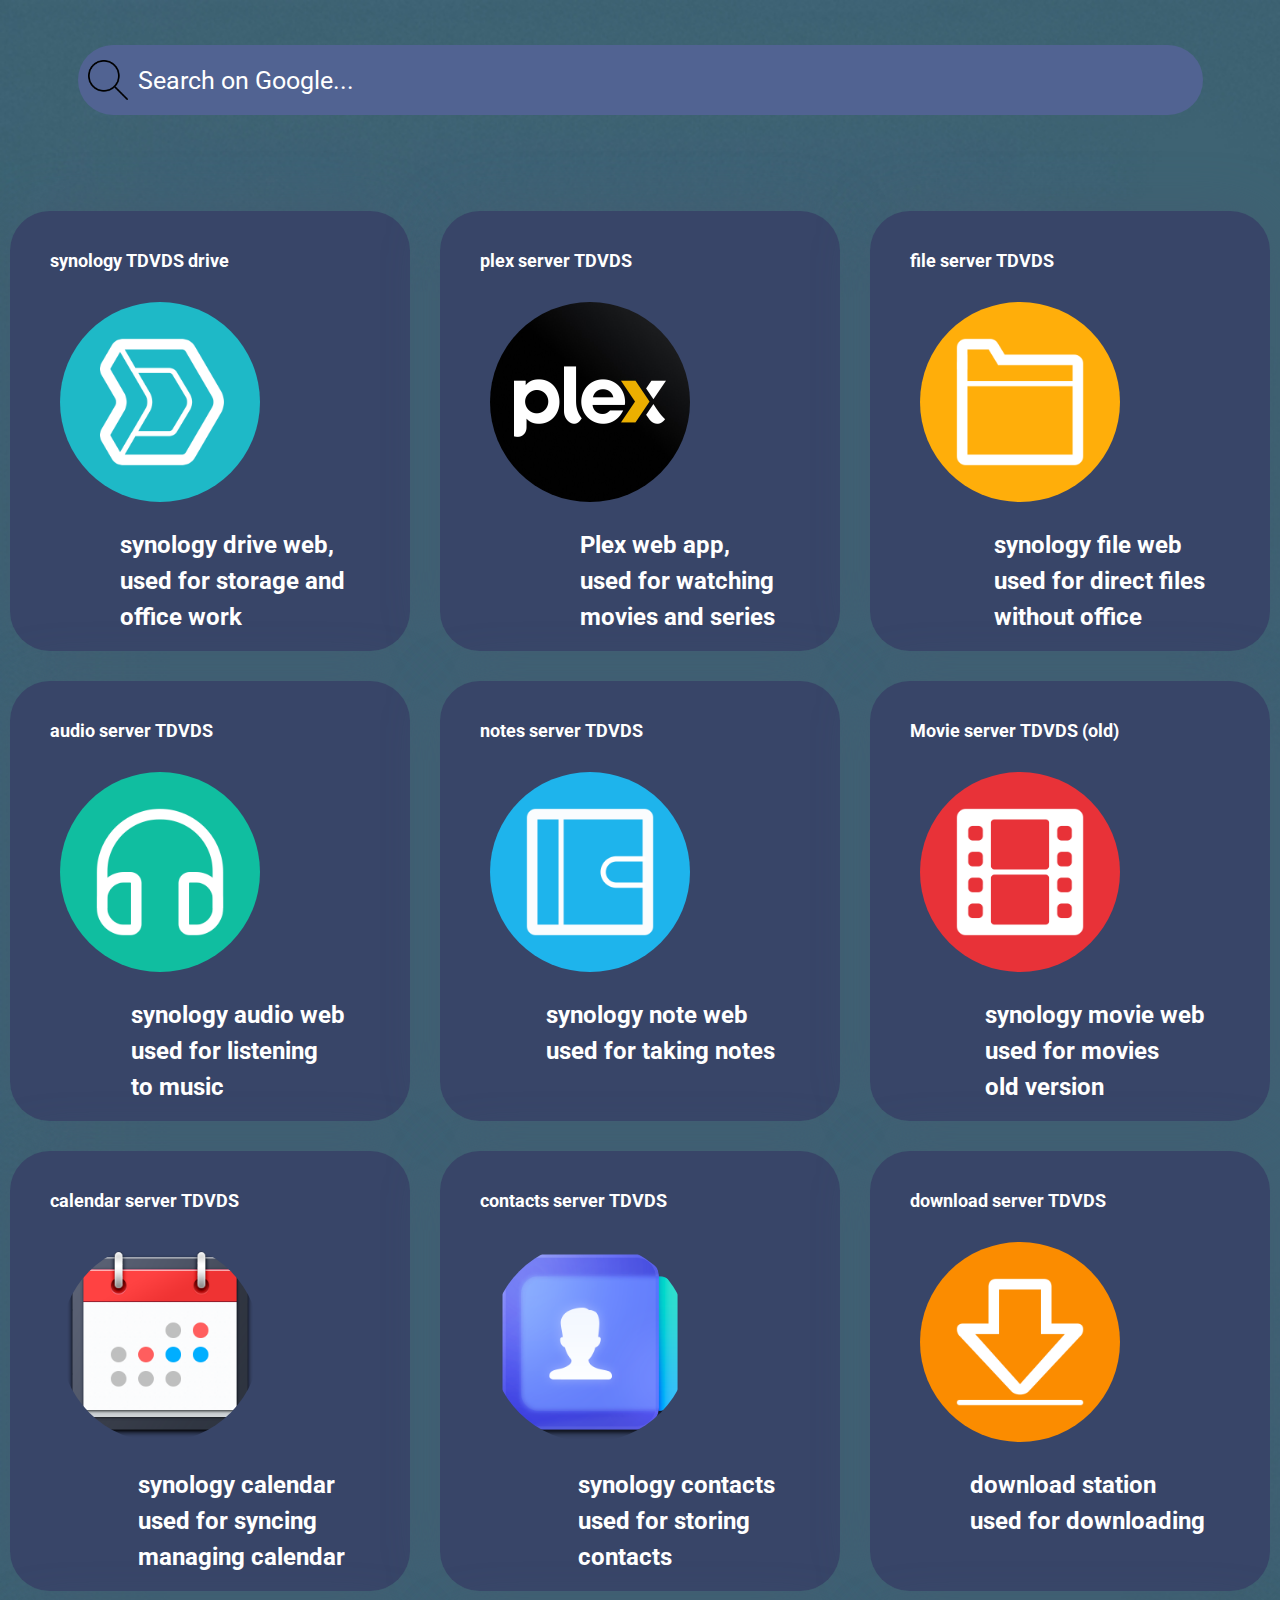
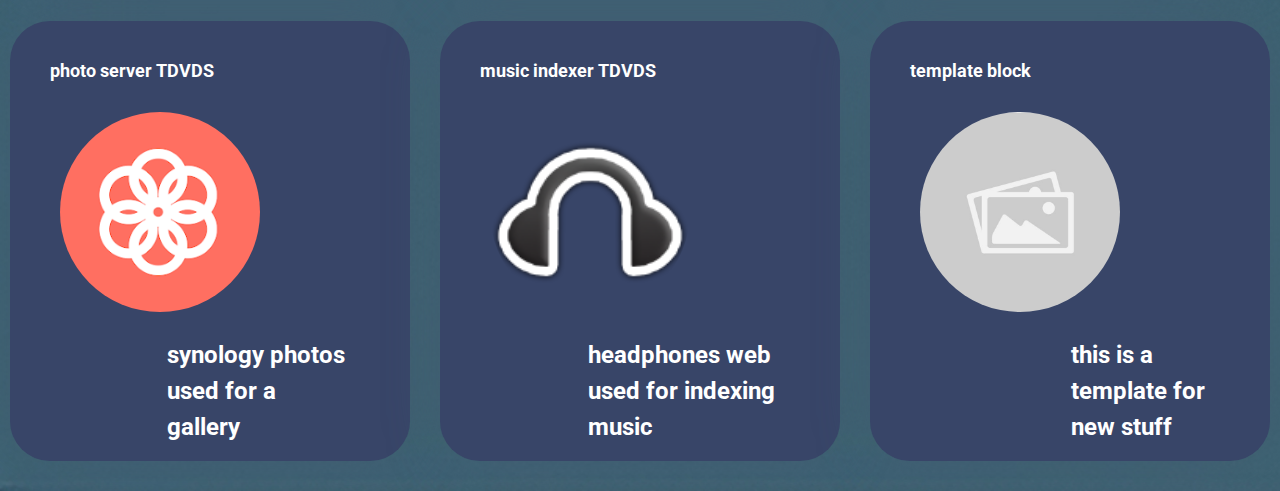
<file: index.html>
<!DOCTYPE html>
<html lang="en">

<head>
    <meta charset="UTF-8">
    <meta name="viewport" content="width=device-width, initial-scale=1.0">
    <meta http-equiv="X-UA-Compatible" content="ie=edge">
    <title>Dashboard TDVDS</title>
    <link rel="stylesheet" href="https://fonts.googleapis.com/css?family=Roboto:400,700">
    <!-- https://fonts.google.com/specimen/Roboto -->
    <link rel="stylesheet" href="css/fontawesome.min.css">
    <!-- https://fontawesome.com/ -->
    <link rel="stylesheet" href="css/bootstrap.min.css">
    <!-- https://getbootstrap.com/ -->
    <link rel="stylesheet" href="css/templatemo-style.css">

    
    <link rel="apple-touch-icon" sizes="152x152" href="favicons/apple-touch-icon.png">
<link rel="icon" type="image/png" sizes="32x32" href="favicons/favicon-32x32.png">
<link rel="icon" type="image/png" sizes="16x16" href="favicons/favicon-16x16.png">
<link rel="manifest" href="favicons/site.webmanifest">
<link rel="mask-icon" href="favicons/safari-pinned-tab.svg" color="#5bbad5">
<meta name="msapplication-TileColor" content="#da532c">
<meta name="theme-color" content="#ffffff">
<link rel="stylesheet" href="css/cards.css">
</head>




<body id="reportsPage">

    <header>

    </header>
    <div class="" id="home">



        <div class="container">

            <input id="textbox" type="text" placeholder="Search on Google..."
                onkeydown="if (event.keyCode == 13 || event.which == 13) { location='http://www.google.com/search?q=' + encodeURIComponent(document.getElementById('textbox').value);}" />
            <div class="row">
                <div class="col">
                    <p class="text-white mt-5 mb-5"></p>
                </div>
            </div>
            <!-- row -->
            <div class="row tm-content-row">
                <div class=" col-sm-10 col-md-10 col-lg-4 col-xl-4 tm-block-col">
                    <a href="https://drive.tdvdsnas.nl">
                    <div class=" testingsize tm-bg-primary-dark tm-block">
                        <h2 class="tm-block-title">synology TDVDS drive</h2>

                        <img class="logocards" src="img/syndrivelogo.png">
                        <p>synology drive web, <br>used for storage and<br>office work</p>

                    </div>
                </a>
                </div>
                <div class="col-sm-10 col-md-10 col-lg-4 col-xl-4 tm-block-col">
                    <a href="https://plex.tdvdsnas.nl">
                    <div class="testingsize tm-bg-primary-dark tm-block">
                        <h2 class="tm-block-title">plex server TDVDS</h2>
                            <img class="logocards" src="img/plexlogo.jpg">
                            <p>Plex web app,<br>used for watching<br>movies and series</p>
                        </div>
                    </div>
                </a>
                <div class="col-sm-10 col-md-10 col-lg-4 col-xl-4 tm-block-col">
                    <a href="https://files.tdvdsnas.nl">
                    <div class="testingsize tm-bg-primary-dark tm-block">
                        <h2 class="tm-block-title">file server TDVDS</h2>
                            <img class="logocards" src="img/synofilelogo.png">
                            <p>synology file web <br>used for direct files<br>without office</p>
                        </div>
                    </div>
                </a>
                <div class="col-sm-10 col-md-10 col-lg-4 col-xl-4 tm-block-col">
                    <a href="https://audio.tdvdsnas.nl">
                    <div class="testingsize tm-bg-primary-dark tm-block">
                        <h2 class="tm-block-title">audio server TDVDS</h2>
                            <img class="logocards" src="img/synadiologo.png">
                            <p>synology audio web<br>used for listening<br>to music</p>
                        </div>
                    </div>
                </a>
                <div class="col-sm-10 col-md-10 col-lg-4 col-xl-4 tm-block-col">
                    <a href="http://tdvdsnas.nl/notes/">
                    <div class="testingsize tm-bg-primary-dark tm-block">
                        <h2 class="tm-block-title">notes server TDVDS</h2>
                            <img class="logocards" src="img/synnotelogo.png">
                            <p>synology note web<br>used for taking notes</p>
                        </div>
                    </div>
                </a>
                <div class="col-sm-10 col-md-10 col-lg-4 col-xl-4 tm-block-col">
                    <a href="http://movies.tdvdsnas.nl/">
                    <div class="testingsize tm-bg-primary-dark tm-block">
                        <h2 class="tm-block-title">Movie server TDVDS (old)</h2>
                            <img class="logocards" src="img/synmovielogo.png">
                            <p>synology movie web<br>used for movies<br>old version</p>
                        </div>
                    </div>
                </a>
                <div class="col-sm-10 col-md-10 col-lg-4 col-xl-4 tm-block-col">
                    <a href="http://tdvdsnas.nl/agenda">
                    <div class="testingsize tm-bg-primary-dark tm-block">
                        <h2 class="tm-block-title">calendar server TDVDS </h2>
                            <img class="logocards" src="img/synoagendalogo.png">
                            <p>synology calendar<br>used for syncing<br>managing calendar</p>
                        </div>
                    </div>
                </a>
                <div class="col-sm-10 col-md-10 col-lg-4 col-xl-4 tm-block-col">
                    <a href="http://tdvdsnas.nl/contacts">
                    <div class="testingsize tm-bg-primary-dark tm-block">
                        <h2 class="tm-block-title">contacts server TDVDS </h2>
                            <img class="logocards" src="img/synocontactslogo.png">
                            <p>synology contacts<br>used for storing<br>contacts</p>
                        </div>
                    </div>
                </a>
                <div class="col-sm-10 col-md-10 col-lg-4 col-xl-4 tm-block-col">
                    <a href="http://tdvdsnas.nl/downloads">
                    <div class="testingsize tm-bg-primary-dark tm-block">
                        <h2 class="tm-block-title">download server TDVDS </h2>
                            <img class="logocards" src="img/synodownloadlogo.png">
                            <p>download station<br> used for downloading</p>
                        </div>
                    </div>
                </a>
                <div class="col-sm-10 col-md-10 col-lg-4 col-xl-4 tm-block-col">
                    <a href="http://tdvdsnas.nl/photos">
                    <div class="testingsize tm-bg-primary-dark tm-block">
                        <h2 class="tm-block-title">photo server TDVDS </h2>
                            <img class="logocards" src="img/synophotologo.webp">
                            <p>synology photos<br>used for a<br> gallery</p>
                        </div>
                    </div>
                </a>
                <div class="col-sm-10 col-md-10 col-lg-4 col-xl-4 tm-block-col">
                    <a href="headphones.tdvdsnas.nl/">
                    <div class="testingsize tm-bg-primary-dark tm-block">
                        <h2 class="tm-block-title">music indexer TDVDS </h2>
                            <img class="logocards" src="img/headphoneslogo.png">
                            <p>headphones web<br>used for indexing<br>music</p>
                        </div>
                    </div>
                </a>
                <div class="col-sm-10 col-md-10 col-lg-4 col-xl-4 tm-block-col">
                    <a href="#">
                    <div class="testingsize tm-bg-primary-dark tm-block">
                        <h2 class="tm-block-title">template block </h2>
                            <img class="logocards" src="img/placeholder.jpg">
                            <p>this is a<br>template for<br>new stuff</p>
                        </div>
                    </div>
                </a>





            </div>
        </div>

    </div>

    <script src="js/jquery-3.3.1.min.js"></script>
    <!-- https://jquery.com/download/ -->
    <script src="js/moment.min.js"></script>
    <!-- https://momentjs.com/ -->
    <script src="js/Chart.min.js"></script>
    <!-- http://www.chartjs.org/docs/latest/ -->
    <script src="js/bootstrap.min.js"></script>
    <!-- https://getbootstrap.com/ -->
    <script src="js/tooplate-scripts.js"></script>
    <script>
        Chart.defaults.global.defaultFontColor = 'white';
        let ctxLine,
            ctxBar,
            ctxPie,
            optionsLine,
            optionsBar,
            optionsPie,
            configLine,
            configBar,
            configPie,
            lineChart;
        barChart, pieChart;
        // DOM is ready
        $(function () {
            drawLineChart(); // Line Chart
            drawBarChart(); // Bar Chart
            drawPieChart(); // Pie Chart

            $(window).resize(function () {
                updateLineChart();
                updateBarChart();
            });
        })
    </script>
</body>

</html>
</file>
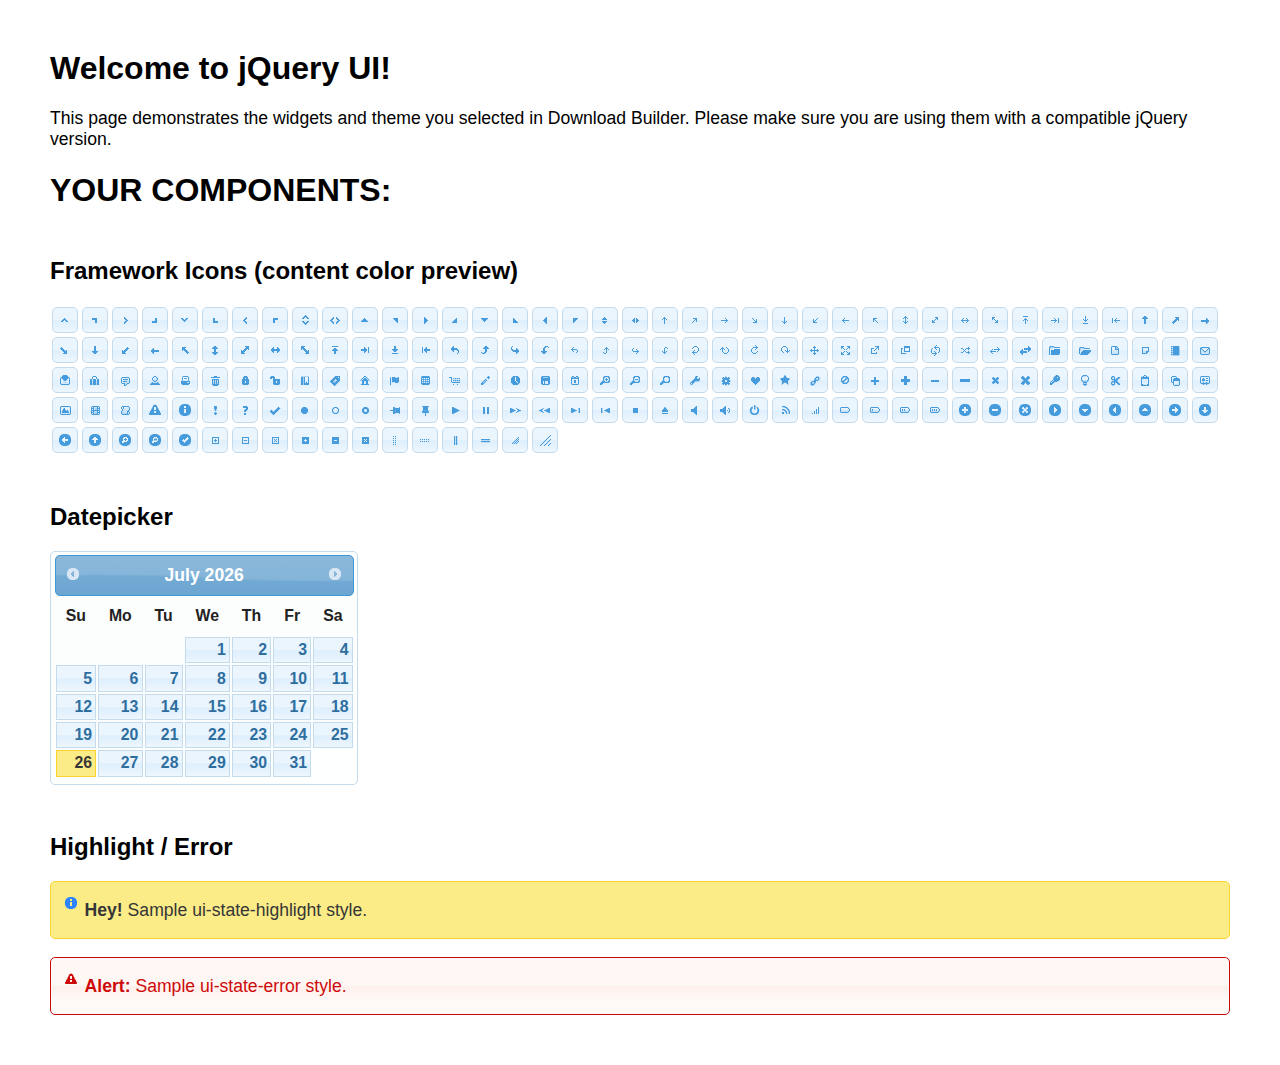
<file: jquery-ui-datepicker/index.html>
<!doctype html>
<html lang="us">
<head>
	<meta charset="utf-8">
	<title>jQuery UI Example Page</title>
	<link href="jquery-ui.css" rel="stylesheet">
	<style>
	body{
		font-family: "Trebuchet MS", sans-serif;
		margin: 50px;
	}
	.demoHeaders {
		margin-top: 2em;
	}
	#dialog-link {
		padding: .4em 1em .4em 20px;
		text-decoration: none;
		position: relative;
	}
	#dialog-link span.ui-icon {
		margin: 0 5px 0 0;
		position: absolute;
		left: .2em;
		top: 50%;
		margin-top: -8px;
	}
	#icons {
		margin: 0;
		padding: 0;
	}
	#icons li {
		margin: 2px;
		position: relative;
		padding: 4px 0;
		cursor: pointer;
		float: left;
		list-style: none;
	}
	#icons span.ui-icon {
		float: left;
		margin: 0 4px;
	}
	.fakewindowcontain .ui-widget-overlay {
		position: absolute;
	}
	select {
		width: 200px;
	}
	</style>
</head>
<body>

<h1>Welcome to jQuery UI!</h1>

<div class="ui-widget">
	<p>This page demonstrates the widgets and theme you selected in Download Builder. Please make sure you are using them with a compatible jQuery version.</p>
</div>

<h1>YOUR COMPONENTS:</h1>
















<h2 class="demoHeaders">Framework Icons (content color preview)</h2>
<ul id="icons" class="ui-widget ui-helper-clearfix">
	<li class="ui-state-default ui-corner-all" title=".ui-icon-caret-1-n"><span class="ui-icon ui-icon-caret-1-n"></span></li>
	<li class="ui-state-default ui-corner-all" title=".ui-icon-caret-1-ne"><span class="ui-icon ui-icon-caret-1-ne"></span></li>
	<li class="ui-state-default ui-corner-all" title=".ui-icon-caret-1-e"><span class="ui-icon ui-icon-caret-1-e"></span></li>
	<li class="ui-state-default ui-corner-all" title=".ui-icon-caret-1-se"><span class="ui-icon ui-icon-caret-1-se"></span></li>
	<li class="ui-state-default ui-corner-all" title=".ui-icon-caret-1-s"><span class="ui-icon ui-icon-caret-1-s"></span></li>
	<li class="ui-state-default ui-corner-all" title=".ui-icon-caret-1-sw"><span class="ui-icon ui-icon-caret-1-sw"></span></li>
	<li class="ui-state-default ui-corner-all" title=".ui-icon-caret-1-w"><span class="ui-icon ui-icon-caret-1-w"></span></li>
	<li class="ui-state-default ui-corner-all" title=".ui-icon-caret-1-nw"><span class="ui-icon ui-icon-caret-1-nw"></span></li>
	<li class="ui-state-default ui-corner-all" title=".ui-icon-caret-2-n-s"><span class="ui-icon ui-icon-caret-2-n-s"></span></li>
	<li class="ui-state-default ui-corner-all" title=".ui-icon-caret-2-e-w"><span class="ui-icon ui-icon-caret-2-e-w"></span></li>
	<li class="ui-state-default ui-corner-all" title=".ui-icon-triangle-1-n"><span class="ui-icon ui-icon-triangle-1-n"></span></li>
	<li class="ui-state-default ui-corner-all" title=".ui-icon-triangle-1-ne"><span class="ui-icon ui-icon-triangle-1-ne"></span></li>
	<li class="ui-state-default ui-corner-all" title=".ui-icon-triangle-1-e"><span class="ui-icon ui-icon-triangle-1-e"></span></li>
	<li class="ui-state-default ui-corner-all" title=".ui-icon-triangle-1-se"><span class="ui-icon ui-icon-triangle-1-se"></span></li>
	<li class="ui-state-default ui-corner-all" title=".ui-icon-triangle-1-s"><span class="ui-icon ui-icon-triangle-1-s"></span></li>
	<li class="ui-state-default ui-corner-all" title=".ui-icon-triangle-1-sw"><span class="ui-icon ui-icon-triangle-1-sw"></span></li>
	<li class="ui-state-default ui-corner-all" title=".ui-icon-triangle-1-w"><span class="ui-icon ui-icon-triangle-1-w"></span></li>
	<li class="ui-state-default ui-corner-all" title=".ui-icon-triangle-1-nw"><span class="ui-icon ui-icon-triangle-1-nw"></span></li>
	<li class="ui-state-default ui-corner-all" title=".ui-icon-triangle-2-n-s"><span class="ui-icon ui-icon-triangle-2-n-s"></span></li>
	<li class="ui-state-default ui-corner-all" title=".ui-icon-triangle-2-e-w"><span class="ui-icon ui-icon-triangle-2-e-w"></span></li>
	<li class="ui-state-default ui-corner-all" title=".ui-icon-arrow-1-n"><span class="ui-icon ui-icon-arrow-1-n"></span></li>
	<li class="ui-state-default ui-corner-all" title=".ui-icon-arrow-1-ne"><span class="ui-icon ui-icon-arrow-1-ne"></span></li>
	<li class="ui-state-default ui-corner-all" title=".ui-icon-arrow-1-e"><span class="ui-icon ui-icon-arrow-1-e"></span></li>
	<li class="ui-state-default ui-corner-all" title=".ui-icon-arrow-1-se"><span class="ui-icon ui-icon-arrow-1-se"></span></li>
	<li class="ui-state-default ui-corner-all" title=".ui-icon-arrow-1-s"><span class="ui-icon ui-icon-arrow-1-s"></span></li>
	<li class="ui-state-default ui-corner-all" title=".ui-icon-arrow-1-sw"><span class="ui-icon ui-icon-arrow-1-sw"></span></li>
	<li class="ui-state-default ui-corner-all" title=".ui-icon-arrow-1-w"><span class="ui-icon ui-icon-arrow-1-w"></span></li>
	<li class="ui-state-default ui-corner-all" title=".ui-icon-arrow-1-nw"><span class="ui-icon ui-icon-arrow-1-nw"></span></li>
	<li class="ui-state-default ui-corner-all" title=".ui-icon-arrow-2-n-s"><span class="ui-icon ui-icon-arrow-2-n-s"></span></li>
	<li class="ui-state-default ui-corner-all" title=".ui-icon-arrow-2-ne-sw"><span class="ui-icon ui-icon-arrow-2-ne-sw"></span></li>
	<li class="ui-state-default ui-corner-all" title=".ui-icon-arrow-2-e-w"><span class="ui-icon ui-icon-arrow-2-e-w"></span></li>
	<li class="ui-state-default ui-corner-all" title=".ui-icon-arrow-2-se-nw"><span class="ui-icon ui-icon-arrow-2-se-nw"></span></li>
	<li class="ui-state-default ui-corner-all" title=".ui-icon-arrowstop-1-n"><span class="ui-icon ui-icon-arrowstop-1-n"></span></li>
	<li class="ui-state-default ui-corner-all" title=".ui-icon-arrowstop-1-e"><span class="ui-icon ui-icon-arrowstop-1-e"></span></li>
	<li class="ui-state-default ui-corner-all" title=".ui-icon-arrowstop-1-s"><span class="ui-icon ui-icon-arrowstop-1-s"></span></li>
	<li class="ui-state-default ui-corner-all" title=".ui-icon-arrowstop-1-w"><span class="ui-icon ui-icon-arrowstop-1-w"></span></li>
	<li class="ui-state-default ui-corner-all" title=".ui-icon-arrowthick-1-n"><span class="ui-icon ui-icon-arrowthick-1-n"></span></li>
	<li class="ui-state-default ui-corner-all" title=".ui-icon-arrowthick-1-ne"><span class="ui-icon ui-icon-arrowthick-1-ne"></span></li>
	<li class="ui-state-default ui-corner-all" title=".ui-icon-arrowthick-1-e"><span class="ui-icon ui-icon-arrowthick-1-e"></span></li>
	<li class="ui-state-default ui-corner-all" title=".ui-icon-arrowthick-1-se"><span class="ui-icon ui-icon-arrowthick-1-se"></span></li>
	<li class="ui-state-default ui-corner-all" title=".ui-icon-arrowthick-1-s"><span class="ui-icon ui-icon-arrowthick-1-s"></span></li>
	<li class="ui-state-default ui-corner-all" title=".ui-icon-arrowthick-1-sw"><span class="ui-icon ui-icon-arrowthick-1-sw"></span></li>
	<li class="ui-state-default ui-corner-all" title=".ui-icon-arrowthick-1-w"><span class="ui-icon ui-icon-arrowthick-1-w"></span></li>
	<li class="ui-state-default ui-corner-all" title=".ui-icon-arrowthick-1-nw"><span class="ui-icon ui-icon-arrowthick-1-nw"></span></li>
	<li class="ui-state-default ui-corner-all" title=".ui-icon-arrowthick-2-n-s"><span class="ui-icon ui-icon-arrowthick-2-n-s"></span></li>
	<li class="ui-state-default ui-corner-all" title=".ui-icon-arrowthick-2-ne-sw"><span class="ui-icon ui-icon-arrowthick-2-ne-sw"></span></li>
	<li class="ui-state-default ui-corner-all" title=".ui-icon-arrowthick-2-e-w"><span class="ui-icon ui-icon-arrowthick-2-e-w"></span></li>
	<li class="ui-state-default ui-corner-all" title=".ui-icon-arrowthick-2-se-nw"><span class="ui-icon ui-icon-arrowthick-2-se-nw"></span></li>
	<li class="ui-state-default ui-corner-all" title=".ui-icon-arrowthickstop-1-n"><span class="ui-icon ui-icon-arrowthickstop-1-n"></span></li>
	<li class="ui-state-default ui-corner-all" title=".ui-icon-arrowthickstop-1-e"><span class="ui-icon ui-icon-arrowthickstop-1-e"></span></li>
	<li class="ui-state-default ui-corner-all" title=".ui-icon-arrowthickstop-1-s"><span class="ui-icon ui-icon-arrowthickstop-1-s"></span></li>
	<li class="ui-state-default ui-corner-all" title=".ui-icon-arrowthickstop-1-w"><span class="ui-icon ui-icon-arrowthickstop-1-w"></span></li>
	<li class="ui-state-default ui-corner-all" title=".ui-icon-arrowreturnthick-1-w"><span class="ui-icon ui-icon-arrowreturnthick-1-w"></span></li>
	<li class="ui-state-default ui-corner-all" title=".ui-icon-arrowreturnthick-1-n"><span class="ui-icon ui-icon-arrowreturnthick-1-n"></span></li>
	<li class="ui-state-default ui-corner-all" title=".ui-icon-arrowreturnthick-1-e"><span class="ui-icon ui-icon-arrowreturnthick-1-e"></span></li>
	<li class="ui-state-default ui-corner-all" title=".ui-icon-arrowreturnthick-1-s"><span class="ui-icon ui-icon-arrowreturnthick-1-s"></span></li>
	<li class="ui-state-default ui-corner-all" title=".ui-icon-arrowreturn-1-w"><span class="ui-icon ui-icon-arrowreturn-1-w"></span></li>
	<li class="ui-state-default ui-corner-all" title=".ui-icon-arrowreturn-1-n"><span class="ui-icon ui-icon-arrowreturn-1-n"></span></li>
	<li class="ui-state-default ui-corner-all" title=".ui-icon-arrowreturn-1-e"><span class="ui-icon ui-icon-arrowreturn-1-e"></span></li>
	<li class="ui-state-default ui-corner-all" title=".ui-icon-arrowreturn-1-s"><span class="ui-icon ui-icon-arrowreturn-1-s"></span></li>
	<li class="ui-state-default ui-corner-all" title=".ui-icon-arrowrefresh-1-w"><span class="ui-icon ui-icon-arrowrefresh-1-w"></span></li>
	<li class="ui-state-default ui-corner-all" title=".ui-icon-arrowrefresh-1-n"><span class="ui-icon ui-icon-arrowrefresh-1-n"></span></li>
	<li class="ui-state-default ui-corner-all" title=".ui-icon-arrowrefresh-1-e"><span class="ui-icon ui-icon-arrowrefresh-1-e"></span></li>
	<li class="ui-state-default ui-corner-all" title=".ui-icon-arrowrefresh-1-s"><span class="ui-icon ui-icon-arrowrefresh-1-s"></span></li>
	<li class="ui-state-default ui-corner-all" title=".ui-icon-arrow-4"><span class="ui-icon ui-icon-arrow-4"></span></li>
	<li class="ui-state-default ui-corner-all" title=".ui-icon-arrow-4-diag"><span class="ui-icon ui-icon-arrow-4-diag"></span></li>
	<li class="ui-state-default ui-corner-all" title=".ui-icon-extlink"><span class="ui-icon ui-icon-extlink"></span></li>
	<li class="ui-state-default ui-corner-all" title=".ui-icon-newwin"><span class="ui-icon ui-icon-newwin"></span></li>
	<li class="ui-state-default ui-corner-all" title=".ui-icon-refresh"><span class="ui-icon ui-icon-refresh"></span></li>
	<li class="ui-state-default ui-corner-all" title=".ui-icon-shuffle"><span class="ui-icon ui-icon-shuffle"></span></li>
	<li class="ui-state-default ui-corner-all" title=".ui-icon-transfer-e-w"><span class="ui-icon ui-icon-transfer-e-w"></span></li>
	<li class="ui-state-default ui-corner-all" title=".ui-icon-transferthick-e-w"><span class="ui-icon ui-icon-transferthick-e-w"></span></li>
	<li class="ui-state-default ui-corner-all" title=".ui-icon-folder-collapsed"><span class="ui-icon ui-icon-folder-collapsed"></span></li>
	<li class="ui-state-default ui-corner-all" title=".ui-icon-folder-open"><span class="ui-icon ui-icon-folder-open"></span></li>
	<li class="ui-state-default ui-corner-all" title=".ui-icon-document"><span class="ui-icon ui-icon-document"></span></li>
	<li class="ui-state-default ui-corner-all" title=".ui-icon-document-b"><span class="ui-icon ui-icon-document-b"></span></li>
	<li class="ui-state-default ui-corner-all" title=".ui-icon-note"><span class="ui-icon ui-icon-note"></span></li>
	<li class="ui-state-default ui-corner-all" title=".ui-icon-mail-closed"><span class="ui-icon ui-icon-mail-closed"></span></li>
	<li class="ui-state-default ui-corner-all" title=".ui-icon-mail-open"><span class="ui-icon ui-icon-mail-open"></span></li>
	<li class="ui-state-default ui-corner-all" title=".ui-icon-suitcase"><span class="ui-icon ui-icon-suitcase"></span></li>
	<li class="ui-state-default ui-corner-all" title=".ui-icon-comment"><span class="ui-icon ui-icon-comment"></span></li>
	<li class="ui-state-default ui-corner-all" title=".ui-icon-person"><span class="ui-icon ui-icon-person"></span></li>
	<li class="ui-state-default ui-corner-all" title=".ui-icon-print"><span class="ui-icon ui-icon-print"></span></li>
	<li class="ui-state-default ui-corner-all" title=".ui-icon-trash"><span class="ui-icon ui-icon-trash"></span></li>
	<li class="ui-state-default ui-corner-all" title=".ui-icon-locked"><span class="ui-icon ui-icon-locked"></span></li>
	<li class="ui-state-default ui-corner-all" title=".ui-icon-unlocked"><span class="ui-icon ui-icon-unlocked"></span></li>
	<li class="ui-state-default ui-corner-all" title=".ui-icon-bookmark"><span class="ui-icon ui-icon-bookmark"></span></li>
	<li class="ui-state-default ui-corner-all" title=".ui-icon-tag"><span class="ui-icon ui-icon-tag"></span></li>
	<li class="ui-state-default ui-corner-all" title=".ui-icon-home"><span class="ui-icon ui-icon-home"></span></li>
	<li class="ui-state-default ui-corner-all" title=".ui-icon-flag"><span class="ui-icon ui-icon-flag"></span></li>
	<li class="ui-state-default ui-corner-all" title=".ui-icon-calculator"><span class="ui-icon ui-icon-calculator"></span></li>
	<li class="ui-state-default ui-corner-all" title=".ui-icon-cart"><span class="ui-icon ui-icon-cart"></span></li>
	<li class="ui-state-default ui-corner-all" title=".ui-icon-pencil"><span class="ui-icon ui-icon-pencil"></span></li>
	<li class="ui-state-default ui-corner-all" title=".ui-icon-clock"><span class="ui-icon ui-icon-clock"></span></li>
	<li class="ui-state-default ui-corner-all" title=".ui-icon-disk"><span class="ui-icon ui-icon-disk"></span></li>
	<li class="ui-state-default ui-corner-all" title=".ui-icon-calendar"><span class="ui-icon ui-icon-calendar"></span></li>
	<li class="ui-state-default ui-corner-all" title=".ui-icon-zoomin"><span class="ui-icon ui-icon-zoomin"></span></li>
	<li class="ui-state-default ui-corner-all" title=".ui-icon-zoomout"><span class="ui-icon ui-icon-zoomout"></span></li>
	<li class="ui-state-default ui-corner-all" title=".ui-icon-search"><span class="ui-icon ui-icon-search"></span></li>
	<li class="ui-state-default ui-corner-all" title=".ui-icon-wrench"><span class="ui-icon ui-icon-wrench"></span></li>
	<li class="ui-state-default ui-corner-all" title=".ui-icon-gear"><span class="ui-icon ui-icon-gear"></span></li>
	<li class="ui-state-default ui-corner-all" title=".ui-icon-heart"><span class="ui-icon ui-icon-heart"></span></li>
	<li class="ui-state-default ui-corner-all" title=".ui-icon-star"><span class="ui-icon ui-icon-star"></span></li>
	<li class="ui-state-default ui-corner-all" title=".ui-icon-link"><span class="ui-icon ui-icon-link"></span></li>
	<li class="ui-state-default ui-corner-all" title=".ui-icon-cancel"><span class="ui-icon ui-icon-cancel"></span></li>
	<li class="ui-state-default ui-corner-all" title=".ui-icon-plus"><span class="ui-icon ui-icon-plus"></span></li>
	<li class="ui-state-default ui-corner-all" title=".ui-icon-plusthick"><span class="ui-icon ui-icon-plusthick"></span></li>
	<li class="ui-state-default ui-corner-all" title=".ui-icon-minus"><span class="ui-icon ui-icon-minus"></span></li>
	<li class="ui-state-default ui-corner-all" title=".ui-icon-minusthick"><span class="ui-icon ui-icon-minusthick"></span></li>
	<li class="ui-state-default ui-corner-all" title=".ui-icon-close"><span class="ui-icon ui-icon-close"></span></li>
	<li class="ui-state-default ui-corner-all" title=".ui-icon-closethick"><span class="ui-icon ui-icon-closethick"></span></li>
	<li class="ui-state-default ui-corner-all" title=".ui-icon-key"><span class="ui-icon ui-icon-key"></span></li>
	<li class="ui-state-default ui-corner-all" title=".ui-icon-lightbulb"><span class="ui-icon ui-icon-lightbulb"></span></li>
	<li class="ui-state-default ui-corner-all" title=".ui-icon-scissors"><span class="ui-icon ui-icon-scissors"></span></li>
	<li class="ui-state-default ui-corner-all" title=".ui-icon-clipboard"><span class="ui-icon ui-icon-clipboard"></span></li>
	<li class="ui-state-default ui-corner-all" title=".ui-icon-copy"><span class="ui-icon ui-icon-copy"></span></li>
	<li class="ui-state-default ui-corner-all" title=".ui-icon-contact"><span class="ui-icon ui-icon-contact"></span></li>
	<li class="ui-state-default ui-corner-all" title=".ui-icon-image"><span class="ui-icon ui-icon-image"></span></li>
	<li class="ui-state-default ui-corner-all" title=".ui-icon-video"><span class="ui-icon ui-icon-video"></span></li>
	<li class="ui-state-default ui-corner-all" title=".ui-icon-script"><span class="ui-icon ui-icon-script"></span></li>
	<li class="ui-state-default ui-corner-all" title=".ui-icon-alert"><span class="ui-icon ui-icon-alert"></span></li>
	<li class="ui-state-default ui-corner-all" title=".ui-icon-info"><span class="ui-icon ui-icon-info"></span></li>
	<li class="ui-state-default ui-corner-all" title=".ui-icon-notice"><span class="ui-icon ui-icon-notice"></span></li>
	<li class="ui-state-default ui-corner-all" title=".ui-icon-help"><span class="ui-icon ui-icon-help"></span></li>
	<li class="ui-state-default ui-corner-all" title=".ui-icon-check"><span class="ui-icon ui-icon-check"></span></li>
	<li class="ui-state-default ui-corner-all" title=".ui-icon-bullet"><span class="ui-icon ui-icon-bullet"></span></li>
	<li class="ui-state-default ui-corner-all" title=".ui-icon-radio-off"><span class="ui-icon ui-icon-radio-off"></span></li>
	<li class="ui-state-default ui-corner-all" title=".ui-icon-radio-on"><span class="ui-icon ui-icon-radio-on"></span></li>
	<li class="ui-state-default ui-corner-all" title=".ui-icon-pin-w"><span class="ui-icon ui-icon-pin-w"></span></li>
	<li class="ui-state-default ui-corner-all" title=".ui-icon-pin-s"><span class="ui-icon ui-icon-pin-s"></span></li>
	<li class="ui-state-default ui-corner-all" title=".ui-icon-play"><span class="ui-icon ui-icon-play"></span></li>
	<li class="ui-state-default ui-corner-all" title=".ui-icon-pause"><span class="ui-icon ui-icon-pause"></span></li>
	<li class="ui-state-default ui-corner-all" title=".ui-icon-seek-next"><span class="ui-icon ui-icon-seek-next"></span></li>
	<li class="ui-state-default ui-corner-all" title=".ui-icon-seek-prev"><span class="ui-icon ui-icon-seek-prev"></span></li>
	<li class="ui-state-default ui-corner-all" title=".ui-icon-seek-end"><span class="ui-icon ui-icon-seek-end"></span></li>
	<li class="ui-state-default ui-corner-all" title=".ui-icon-seek-first"><span class="ui-icon ui-icon-seek-first"></span></li>
	<li class="ui-state-default ui-corner-all" title=".ui-icon-stop"><span class="ui-icon ui-icon-stop"></span></li>
	<li class="ui-state-default ui-corner-all" title=".ui-icon-eject"><span class="ui-icon ui-icon-eject"></span></li>
	<li class="ui-state-default ui-corner-all" title=".ui-icon-volume-off"><span class="ui-icon ui-icon-volume-off"></span></li>
	<li class="ui-state-default ui-corner-all" title=".ui-icon-volume-on"><span class="ui-icon ui-icon-volume-on"></span></li>
	<li class="ui-state-default ui-corner-all" title=".ui-icon-power"><span class="ui-icon ui-icon-power"></span></li>
	<li class="ui-state-default ui-corner-all" title=".ui-icon-signal-diag"><span class="ui-icon ui-icon-signal-diag"></span></li>
	<li class="ui-state-default ui-corner-all" title=".ui-icon-signal"><span class="ui-icon ui-icon-signal"></span></li>
	<li class="ui-state-default ui-corner-all" title=".ui-icon-battery-0"><span class="ui-icon ui-icon-battery-0"></span></li>
	<li class="ui-state-default ui-corner-all" title=".ui-icon-battery-1"><span class="ui-icon ui-icon-battery-1"></span></li>
	<li class="ui-state-default ui-corner-all" title=".ui-icon-battery-2"><span class="ui-icon ui-icon-battery-2"></span></li>
	<li class="ui-state-default ui-corner-all" title=".ui-icon-battery-3"><span class="ui-icon ui-icon-battery-3"></span></li>
	<li class="ui-state-default ui-corner-all" title=".ui-icon-circle-plus"><span class="ui-icon ui-icon-circle-plus"></span></li>
	<li class="ui-state-default ui-corner-all" title=".ui-icon-circle-minus"><span class="ui-icon ui-icon-circle-minus"></span></li>
	<li class="ui-state-default ui-corner-all" title=".ui-icon-circle-close"><span class="ui-icon ui-icon-circle-close"></span></li>
	<li class="ui-state-default ui-corner-all" title=".ui-icon-circle-triangle-e"><span class="ui-icon ui-icon-circle-triangle-e"></span></li>
	<li class="ui-state-default ui-corner-all" title=".ui-icon-circle-triangle-s"><span class="ui-icon ui-icon-circle-triangle-s"></span></li>
	<li class="ui-state-default ui-corner-all" title=".ui-icon-circle-triangle-w"><span class="ui-icon ui-icon-circle-triangle-w"></span></li>
	<li class="ui-state-default ui-corner-all" title=".ui-icon-circle-triangle-n"><span class="ui-icon ui-icon-circle-triangle-n"></span></li>
	<li class="ui-state-default ui-corner-all" title=".ui-icon-circle-arrow-e"><span class="ui-icon ui-icon-circle-arrow-e"></span></li>
	<li class="ui-state-default ui-corner-all" title=".ui-icon-circle-arrow-s"><span class="ui-icon ui-icon-circle-arrow-s"></span></li>
	<li class="ui-state-default ui-corner-all" title=".ui-icon-circle-arrow-w"><span class="ui-icon ui-icon-circle-arrow-w"></span></li>
	<li class="ui-state-default ui-corner-all" title=".ui-icon-circle-arrow-n"><span class="ui-icon ui-icon-circle-arrow-n"></span></li>
	<li class="ui-state-default ui-corner-all" title=".ui-icon-circle-zoomin"><span class="ui-icon ui-icon-circle-zoomin"></span></li>
	<li class="ui-state-default ui-corner-all" title=".ui-icon-circle-zoomout"><span class="ui-icon ui-icon-circle-zoomout"></span></li>
	<li class="ui-state-default ui-corner-all" title=".ui-icon-circle-check"><span class="ui-icon ui-icon-circle-check"></span></li>
	<li class="ui-state-default ui-corner-all" title=".ui-icon-circlesmall-plus"><span class="ui-icon ui-icon-circlesmall-plus"></span></li>
	<li class="ui-state-default ui-corner-all" title=".ui-icon-circlesmall-minus"><span class="ui-icon ui-icon-circlesmall-minus"></span></li>
	<li class="ui-state-default ui-corner-all" title=".ui-icon-circlesmall-close"><span class="ui-icon ui-icon-circlesmall-close"></span></li>
	<li class="ui-state-default ui-corner-all" title=".ui-icon-squaresmall-plus"><span class="ui-icon ui-icon-squaresmall-plus"></span></li>
	<li class="ui-state-default ui-corner-all" title=".ui-icon-squaresmall-minus"><span class="ui-icon ui-icon-squaresmall-minus"></span></li>
	<li class="ui-state-default ui-corner-all" title=".ui-icon-squaresmall-close"><span class="ui-icon ui-icon-squaresmall-close"></span></li>
	<li class="ui-state-default ui-corner-all" title=".ui-icon-grip-dotted-vertical"><span class="ui-icon ui-icon-grip-dotted-vertical"></span></li>
	<li class="ui-state-default ui-corner-all" title=".ui-icon-grip-dotted-horizontal"><span class="ui-icon ui-icon-grip-dotted-horizontal"></span></li>
	<li class="ui-state-default ui-corner-all" title=".ui-icon-grip-solid-vertical"><span class="ui-icon ui-icon-grip-solid-vertical"></span></li>
	<li class="ui-state-default ui-corner-all" title=".ui-icon-grip-solid-horizontal"><span class="ui-icon ui-icon-grip-solid-horizontal"></span></li>
	<li class="ui-state-default ui-corner-all" title=".ui-icon-gripsmall-diagonal-se"><span class="ui-icon ui-icon-gripsmall-diagonal-se"></span></li>
	<li class="ui-state-default ui-corner-all" title=".ui-icon-grip-diagonal-se"><span class="ui-icon ui-icon-grip-diagonal-se"></span></li>
</ul>




<!-- Datepicker -->
<h2 class="demoHeaders">Datepicker</h2>
<div id="datepicker"></div>












<!-- Highlight / Error -->
<h2 class="demoHeaders">Highlight / Error</h2>
<div class="ui-widget">
	<div class="ui-state-highlight ui-corner-all" style="margin-top: 20px; padding: 0 .7em;">
		<p><span class="ui-icon ui-icon-info" style="float: left; margin-right: .3em;"></span>
		<strong>Hey!</strong> Sample ui-state-highlight style.</p>
	</div>
</div>
<br>
<div class="ui-widget">
	<div class="ui-state-error ui-corner-all" style="padding: 0 .7em;">
		<p><span class="ui-icon ui-icon-alert" style="float: left; margin-right: .3em;"></span>
		<strong>Alert:</strong> Sample ui-state-error style.</p>
	</div>
</div>

<script src="external/jquery/jquery.js"></script>
<script src="jquery-ui.js"></script>
<script>















$( "#datepicker" ).datepicker({
	inline: true
});














// Hover states on the static widgets
$( "#dialog-link, #icons li" ).hover(
	function() {
		$( this ).addClass( "ui-state-hover" );
	},
	function() {
		$( this ).removeClass( "ui-state-hover" );
	}
);
</script>
</body>
</html>
</file>
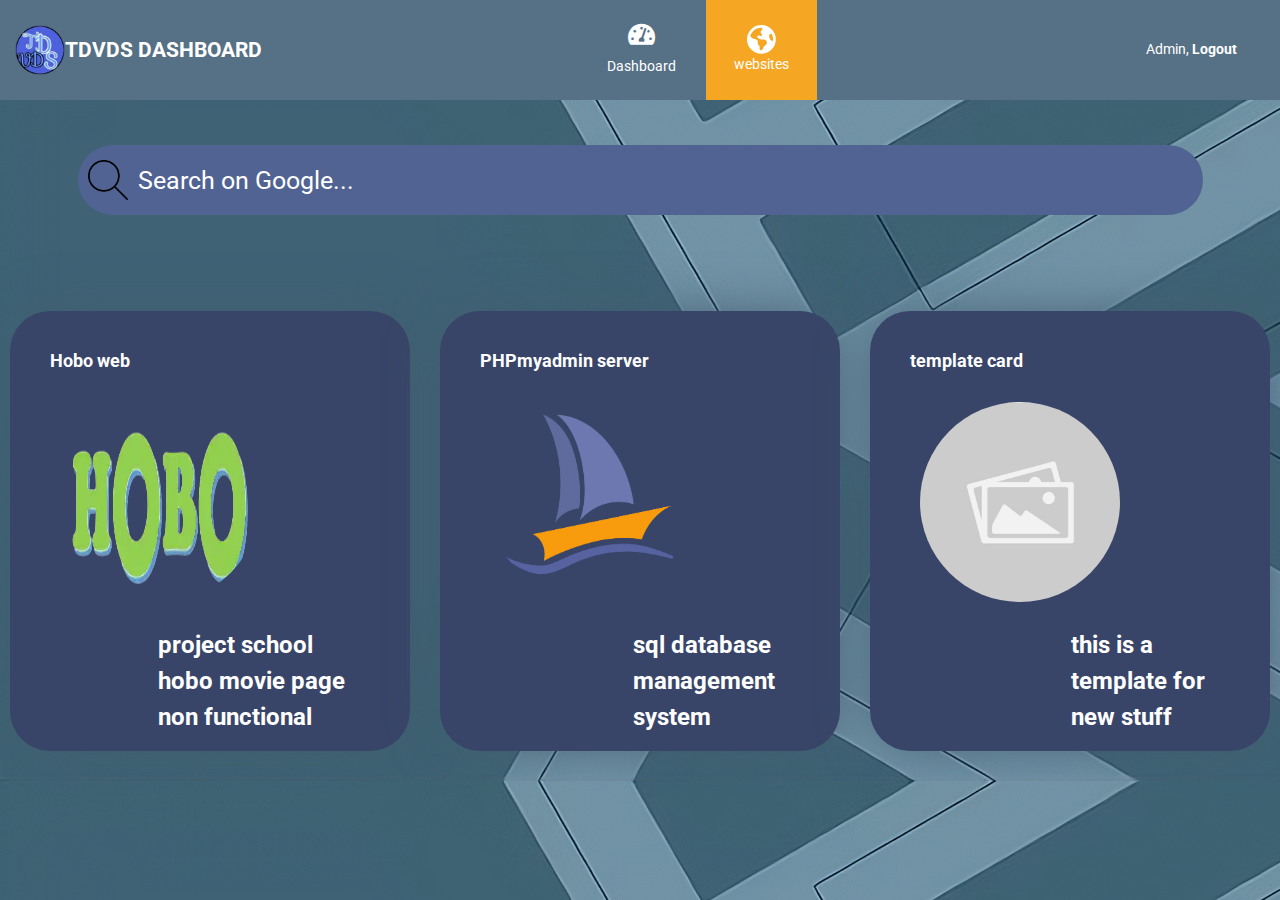
<file: index2.html>
<!DOCTYPE html>
<html lang="en">

<head>
    <meta charset="UTF-8">
    <meta name="viewport" content="width=device-width, initial-scale=1.0">
    <meta http-equiv="X-UA-Compatible" content="ie=edge">
    <title>Dashboard TDVDS</title>
    <link rel="stylesheet" href="https://fonts.googleapis.com/css?family=Roboto:400,700">
    <!-- https://fonts.google.com/specimen/Roboto -->
    <link rel="stylesheet" href="css/fontawesome.min.css">
    <!-- https://fontawesome.com/ -->
    <link rel="stylesheet" href="css/bootstrap.min.css">
    <!-- https://getbootstrap.com/ -->
    <link rel="stylesheet" href="css/templatemo-style.css">


    <link rel="apple-touch-icon" sizes="152x152" href="favicons/apple-touch-icon.png">
<link rel="icon" type="image/png" sizes="32x32" href="favicons/favicon-32x32.png">
<link rel="icon" type="image/png" sizes="16x16" href="favicons/favicon-16x16.png">
<link rel="manifest" href="favicons/site.webmanifest">
<link rel="mask-icon" href="favicons/safari-pinned-tab.svg" color="#5bbad5">
<meta name="msapplication-TileColor" content="#da532c">
<meta name="theme-color" content="#ffffff">
</head>




<body id="reportsPage">

    <header>

    </header>
    <div class="" id="home">
        <nav class="navbar navbar-expand-xl">
            <div class="container h-100">
                <a class="navbar-brand" href="index.html">
                    <img height="50em" src="favicons/android-chrome-144x144.png">
                    <h1 class="tm-site-title mb-0">tdvds dashboard</h1>
                </a>
                <button class="navbar-toggler ml-auto mr-0" type="button" data-toggle="collapse" data-target="#navbarSupportedContent"
                    aria-controls="navbarSupportedContent" aria-expanded="false" aria-label="Toggle navigation">
                    <i class="fas fa-bars tm-nav-icon"></i>
                </button>

                <div class="collapse navbar-collapse" id="navbarSupportedContent">
                    <ul class="navbar-nav mx-auto h-100">
                        <li class="nav-item">
                            <a class="nav-link highlight" href="index.html">
                                <i class="fas fa-tachometer-alt"></i>
                                Dashboard
                                
                            </a>
                        </li>
                        <li class="nav-item dropdown">

                            <li class="nav-item">
                                <a class="nav-link active" href="index2.html">
                                    <svg xmlns="http://www.w3.org/2000/svg" height="2em" viewBox="0 0 512 512"><!--! Font Awesome Free 6.4.2 by @fontawesome - https://fontawesome.com License - https://fontawesome.com/license (Commercial License) Copyright 2023 Fonticons, Inc. --><style>svg{fill:#ffffff}</style><path d="M57.7 193l9.4 16.4c8.3 14.5 21.9 25.2 38 29.8L163 255.7c17.2 4.9 29 20.6 29 38.5v39.9c0 11 6.2 21 16 25.9s16 14.9 16 25.9v39c0 15.6 14.9 26.9 29.9 22.6c16.1-4.6 28.6-17.5 32.7-33.8l2.8-11.2c4.2-16.9 15.2-31.4 30.3-40l8.1-4.6c15-8.5 24.2-24.5 24.2-41.7v-8.3c0-12.7-5.1-24.9-14.1-33.9l-3.9-3.9c-9-9-21.2-14.1-33.9-14.1H257c-11.1 0-22.1-2.9-31.8-8.4l-34.5-19.7c-4.3-2.5-7.6-6.5-9.2-11.2c-3.2-9.6 1.1-20 10.2-24.5l5.9-3c6.6-3.3 14.3-3.9 21.3-1.5l23.2 7.7c8.2 2.7 17.2-.4 21.9-7.5c4.7-7 4.2-16.3-1.2-22.8l-13.6-16.3c-10-12-9.9-29.5 .3-41.3l15.7-18.3c8.8-10.3 10.2-25 3.5-36.7l-2.4-4.2c-3.5-.2-6.9-.3-10.4-.3C163.1 48 84.4 108.9 57.7 193zM464 256c0-36.8-9.6-71.4-26.4-101.5L412 164.8c-15.7 6.3-23.8 23.8-18.5 39.8l16.9 50.7c3.5 10.4 12 18.3 22.6 20.9l29.1 7.3c1.2-9 1.8-18.2 1.8-27.5zM0 256a256 256 0 1 1 512 0A256 256 0 1 1 0 256z"/></svg>
                                        websites
                                        <span class="sr-only">(current)</span>
                                </a>
                        </li>
                        
                    </ul>
                    <ul class="navbar-nav">
                        <li class="nav-item">
                            <a class="nav-link d-block" href="login.html">
                                Admin, <b>Logout</b>
                            </a>
                        </li>
                    </ul>
                </div>
            </div>

        </nav>


        <div class="container">

            <input id="textbox" type="text" placeholder="Search on Google..."
                onkeydown="if (event.keyCode == 13 || event.which == 13) { location='http://www.google.com/search?q=' + encodeURIComponent(document.getElementById('textbox').value);}" />
            <div class="row">
                <div class="col">
                    <p class="text-white mt-5 mb-5"></p>
                </div>
            </div>
            <!-- row -->
            <div class="row tm-content-row">
                <div class=" col-sm-10 col-md-10 col-lg-4 col-xl-4 tm-block-col">
                    <a href="https://web.tdvdsnas.nl/hobo/frontend/home.php">
                    <div class=" testingsize tm-bg-primary-dark tm-block">
                        <h2 class="tm-block-title">Hobo web</h2>

                        <img class="logocards" src="img/logo.webp">
                        <p>project school<br>hobo movie page<br>non functional</p>

                    </div>
                </a>
                </div>
                <div class="col-sm-10 col-md-10 col-lg-4 col-xl-4 tm-block-col">
                    <a href="https://adminphp.tdvdsnas.nl/phpmyadmin/">
                    <div class="testingsize tm-bg-primary-dark tm-block">
                        <h2 class="tm-block-title">PHPmyadmin server</h2>
                            <img class="logocards" src="img/phpmyadmin.png">
                            <p>sql database<br>management<br>system</p>
                        </div>
                    </div>
                </a>
                <div class="col-sm-10 col-md-10 col-lg-4 col-xl-4 tm-block-col">
                    <a href="https://files.tdvdsnas.nl">
                    <div class="testingsize tm-bg-primary-dark tm-block">
                        <h2 class="tm-block-title">template card</h2>
                            <img class="logocards" src="img/placeholder.jpg">
                            <p>this is a<br>template for<br>new stuff</p>
                        </div>
                    </div>
                </a>
                <!-- <div class="col-sm-10 col-md-10 col-lg-4 col-xl-4 tm-block-col">
                    <a href="https://audio.tdvdsnas.nl">
                    <div class="testingsize tm-bg-primary-dark tm-block">
                        <h2 class="tm-block-title">audio server TDVDS</h2>
                            <img class="logocards" src="img/synadiologo.png">
                            <p>synology audio web<br>used for listening<br>to music</p>
                        </div>
                    </div>
                </a>
                <div class="col-sm-10 col-md-10 col-lg-4 col-xl-4 tm-block-col">
                    <a href="http://tdvdsnas.nl/notes/">
                    <div class="testingsize tm-bg-primary-dark tm-block">
                        <h2 class="tm-block-title">notes server TDVDS</h2>
                            <img class="logocards" src="img/synnotelogo.png">
                            <p>synology note web<br>used for taking notes</p>
                        </div>
                    </div>
                </a>
                <div class="col-sm-10 col-md-10 col-lg-4 col-xl-4 tm-block-col">
                    <a href="http://movies.tdvdsnas.nl/">
                    <div class="testingsize tm-bg-primary-dark tm-block">
                        <h2 class="tm-block-title">Movie server TDVDS (old)</h2>
                            <img class="logocards" src="img/synmovielogo.png">
                            <p>synology movie web<br>used for movies<br>old version</p>
                        </div>
                    </div>
                </a>
                <div class="col-sm-10 col-md-10 col-lg-4 col-xl-4 tm-block-col">
                    <a href="http://tdvdsnas.nl/agenda">
                    <div class="testingsize tm-bg-primary-dark tm-block">
                        <h2 class="tm-block-title">calendar server TDVDS </h2>
                            <img class="logocards" src="img/synoagendalogo.png">
                            <p>synology calendar<br>used for syncing<br>managing calendar</p>
                        </div>
                    </div>
                </a>
                <div class="col-sm-10 col-md-10 col-lg-4 col-xl-4 tm-block-col">
                    <a href="http://tdvdsnas.nl/contacts">
                    <div class="testingsize tm-bg-primary-dark tm-block">
                        <h2 class="tm-block-title">contacts server TDVDS </h2>
                            <img class="logocards" src="img/synocontactslogo.png">
                            <p>synology contacts<br>used for storing<br>contacts</p>
                        </div>
                    </div>
                </a>
                <div class="col-sm-10 col-md-10 col-lg-4 col-xl-4 tm-block-col">
                    <a href="http://tdvdsnas.nl/downloads">
                    <div class="testingsize tm-bg-primary-dark tm-block">
                        <h2 class="tm-block-title">download server TDVDS </h2>
                            <img class="logocards" src="img/synodownloadlogo.png">
                            <p>download station<br> used for downloading</p>
                        </div>
                    </div>
                </a>
                <div class="col-sm-10 col-md-10 col-lg-4 col-xl-4 tm-block-col">
                    <a href="http://tdvdsnas.nl/photos">
                    <div class="testingsize tm-bg-primary-dark tm-block">
                        <h2 class="tm-block-title">photo server TDVDS </h2>
                            <img class="logocards" src="img/synophotologo.webp">
                            <p>synology photos<br>used for a<br> gallery</p>
                        </div>
                    </div>
                </a>
                <div class="col-sm-10 col-md-10 col-lg-4 col-xl-4 tm-block-col">
                    <a href="headphones.tdvdsnas.nl/">
                    <div class="testingsize tm-bg-primary-dark tm-block">
                        <h2 class="tm-block-title">music indexer TDVDS </h2>
                            <img class="logocards" src="img/headphoneslogo.png">
                            <p>headphones web<br>used for indexing<br>music</p>
                        </div>
                    </div>
                </a>
                <div class="col-sm-10 col-md-10 col-lg-4 col-xl-4 tm-block-col">
                    <a href="index2.html">
                    <div class="testingsize tm-bg-primary-dark tm-block">
                        <h2 class="tm-block-title">apache/phpmyadmin</h2>
                            <img class="logocards" src="img/logowebsitehost.png">
                            <p>webserver<br>and a php-<br>myadmin site</p>
                        </div>
                    </div>
                </a> -->





            </div>
        </div>

    </div>

    <script src="js/jquery-3.3.1.min.js"></script>
    <!-- https://jquery.com/download/ -->
    <script src="js/moment.min.js"></script>
    <!-- https://momentjs.com/ -->
    <script src="js/Chart.min.js"></script>
    <!-- http://www.chartjs.org/docs/latest/ -->
    <script src="js/bootstrap.min.js"></script>
    <!-- https://getbootstrap.com/ -->
    <script src="js/tooplate-scripts.js"></script>
    <script>
        Chart.defaults.global.defaultFontColor = 'white';
        let ctxLine,
            ctxBar,
            ctxPie,
            optionsLine,
            optionsBar,
            optionsPie,
            configLine,
            configBar,
            configPie,
            lineChart;
        barChart, pieChart;
        // DOM is ready
        $(function () {
            drawLineChart(); // Line Chart
            drawBarChart(); // Bar Chart
            drawPieChart(); // Pie Chart

            $(window).resize(function () {
                updateLineChart();
                updateBarChart();
            });
        })
    </script>
</body>
<link rel="stylesheet" href="css/cards.css">

</html>
</file>
<file: css/templatemo-style.css>
/*

Product Admin CSS Template

https://templatemo.com/tm-524-product-admin

*/

html {
  font-size: 16px;
  overflow-x: hidden;
}
body {
  font-family: Roboto, Helvetica, Arial, sans-serif;
  background-color: #4e657a;
  overflow-x: hidden;
}
a {
  transition: all 0.3s ease;
}
a:focus,
a:hover {
  text-decoration: none;
}
button:focus {
  outline: 0;
}
.navbar-brand {
  display: flex;
  align-items: center;
}
.tm-site-icon {
  color: #656565;
}
.tm-site-title {
  display: inline-block;
  text-transform: uppercase;
  font-size: 1.3rem;
  font-weight: 700;
  color: #fff;
}
.navbar {
  height: 100px;
  background-color: #567086;
  padding: 0;
}
.navbar .container {
  position: relative;
}
.tm-logout-icon {
  font-size: 1.5em;
}
.tm-mt-big {
  margin-top: 57px;
}
.tm-mb-big {
  margin-bottom: 60px;
}
.tm-mt-small {
  margin-top: 20px;
}
.tm-block-col {
  margin-bottom: 30px;
}
.tm-block {
  padding: 40px;
  -webkit-box-shadow: 1px 1px 5px 0 #455c71;
  -moz-box-shadow: 1px 1px 5px 0 #455c71;
  box-shadow: 1px 1px 5px 0 #455c71;
  min-height: 350px;
  height: 100%;
  max-height: 450px;
}
.tm-block-avatar,
.tm-block-settings {
  max-height: none;
}
.tm-block-avatar {
  height: auto;
}
.tm-block-h-auto {
  min-height: 1px;
  max-height: none;
  height: auto;
}
.tm-block-scroll {
  overflow-y: scroll;
}
.tm-block-overflow {
  overflow: hidden;
}
.tm-block-title {
  font-size: 1.1rem;
  font-weight: 700;
  color: #fff;
  margin-bottom: 30px;
}
.nav-link {
  color: #fff;
  height: 100%;
  display: flex;
  align-items: center;
  justify-content: center;
  flex-direction: column;
  font-size: 90%;
}
.nav-link > i {
  margin-bottom: 10px;
  margin-right: 0;
  font-size: 1.5rem;
}
.dropdown-item,
.nav-link {
  padding: 15px 20px;
}
.dropdown-menu {
  font-size: 90%;
  color: #fff;
  background-color: #567086;
  border-radius: 0;
  padding-top: 10px;
  padding-bottom: 10px;
  min-width: auto;
}
.dropdown-item {
  color: #fff;
  padding: 15px 30px;
}
.navbar-nav .active > .nav-link,
.navbar-nav .nav-link.active {
  background-color: #f5a623;
  color: #fff;
}
.navbar-nav .nav-link.active i {
  color: #fff;
}
.dropdown-item:focus,
.dropdown-item:hover {
  background-color: #567086;
}
.navbar-nav a:hover,
.navbar-nav a:hover i {
  color: #f5a623;
}
.nav-item {
  text-align: center;
}
.nav-item:last-child {
  margin-right: 0;
}
.dropdown-toggle::after {
  display: none;
}
.dropdown-menu {
  margin-top: 0;
  border: 0;
}
.tm-content-row {
  justify-content: space-between;
  margin-left: -20px;
  margin-right: -20px;
}
.tm-col {
  padding-left: 20px;
  padding-right: 20px;
  margin-bottom: 50px;
}
.tm-col-big {
  width: 39%;
}
.tm-col-small {
  width: 21.95%;
}
.tm-gray-circle {
  width: 80px;
  height: 80px;
  background-color: #aaa;
  border-radius: 50%;
  margin-right: 15px;
}
.tm-notification-items {
  overflow-y: scroll;
  height: 90%;
}
.tm-notification-item {
  padding: 15px;
  background-color: #4e657a;
  color: #fff;
  font-size: 95%;
  margin-bottom: 15px;
}
.tm-notification-item:last-child {
  margin-bottom: 0;
}
.tm-notification-link {
  color: #f5a623;
}
.tm-text-color-secondary {
  color: #bdcbd8;
}
.tm-small {
  font-size: 90%;
}
.table {
  background-color: #50697f;
  color: #fff;
  font-size: 85%;
  margin-bottom: 0;
}
thead {
  background-color: #486177;
  color: #fff;
}
.table thead th {
  border-bottom: 0;
}
.tm-status-circle {
  display: inline-block;
  margin-right: 5px;
  vertical-align: middle;
  width: 5px;
  height: 5px;
  border-radius: 50%;
  margin-top: -3px;
}
.moving {
  background-color: #9be64d;
  box-shadow: 0 0 8px #9be64d, inset 0 0 8px #9be64d;
}
.pending {
  background-color: #efc54b;
  box-shadow: 0 0 8px #efc54b, inset 0 0 8px #efc54b;
}
.cancelled {
  background-color: #da534f;
  box-shadow: 0 0 8px #da534f, inset 0 0 8px #da534f;
}
.tm-avatar {
  width: 345px;
}
.tm-avatar-container {
  position: relative;
  cursor: pointer;
  display: flex;
  align-items: center;
  flex-direction: column;
}
.tm-avatar-delete-link {
  position: absolute;
  left: 50%;
  top: 50%;
  margin-left: -25px;
  margin-top: -25px;
  z-index: 1000;
  padding: 14px;
  border-radius: 50%;
  background-color: rgba(57, 78, 100, 0.7);
  display: inline-block;
  width: 50px;
  height: 50px;
  text-align: center;
  display: none;
  transition: all 0.2s ease;
}
.tm-avatar-container:hover .tm-avatar-delete-link {
  display: block;
}
.tm-col-avatar {
  max-width: 425px;
  width: 37%;
  padding-left: 15px;
  padding-right: 15px;
}
.tm-col-account-settings {
  max-width: 822px;
  width: 63%;
  padding-left: 15px;
  padding-right: 15px;
}
.form-control {
  background-color: #54657d;
  color: #fff;
  border: 0;
}
.form-control:focus {
  background-color: #60738e;
  color: #fff;
  border-color: transparent;
  box-shadow: 0 0 0 0.1rem rgb(180, 206, 233, 0.5);
}
.form-group label {
  color: #fff;
  margin-bottom: 10px;
}
.tm-hide-sm {
  display: block;
}
.tm-list-group {
  counter-reset: myOrderedListItemsCounter;
  padding-left: 0;
}
.tm-list-group > li {
  list-style-type: none;
  position: relative;
  cursor: pointer;
  transition: all 0.3s ease;
  padding: 8px;
}
.tm-list-group > li:hover {
  color: #0266c4;
}
.tm-list-group > li:before {
  counter-increment: myOrderedListItemsCounter;
  content: counter(myOrderedListItemsCounter) ".";
  margin-right: 0.5em;
}
.tm-list {
  padding-left: 30px;
}
.tm-list > li {
  margin-bottom: 20px;
}
.form-control {
  padding: 19px 18px;
  border-radius: 0;
  height: 50px;
}
.form-group {
  margin-bottom: 15px;
}
.btn {
  border-radius: 0;
  padding: 13px 28px;
  transition: all 0.2s ease;
  max-width: 100%;
}
.btn-small {
  padding: 10px 24px;
}
.btn-primary {
  color: #fff;
  background-color: #f5a623;
  border: 2px solid #f5a623;
  font-size: 90%;
  font-weight: 600;
}
.btn-primary:active,
.btn-primary:hover {
  color: #f5a623;
  background-color: transparent;
  border: 2px solid #f5a623;
}
.custom-file-input {
  cursor: pointer;
}
.custom-file-label {
  border-radius: 0;
}
.table td,
.table th {
  border-top: 1px solid #415a70;
  padding: 15px 25px;
  vertical-align: middle;
}
.tm-table-small td,
.tm-table-small th {
  padding-left: 12px;
  padding-right: 12px;
}
.table-hover tbody tr {
  transition: all 0.2s ease;
}
.table-hover tbody tr:hover {
  color: #a0c0de;
}
.tm-bg-primary-dark {
  background-color: #435c70;
}
.tm-bg-gray {
  background-color: rgba(0, 0, 0, 0.05);
}
.tm-table-mt {
  margin-top: 66px;
}
.page-item:first-child .page-link {
  border-top-left-radius: 0;
  border-bottom-left-radius: 0;
}
.page-item:last-child .page-link {
  border-top-right-radius: 0;
  border-bottom-right-radius: 0;
}
.page-link {
  padding: 12px 18px;
}
.page-link,
.page-link:hover {
  color: #000;
}
.page-item {
  margin-right: 18px;
}
.page-item:last-child {
  margin-right: 0;
}
.page-item.active .page-link {
  background-color: #e9ecef;
  border-color: #dee2e6;
  color: #000;
}
input[type="checkbox"] {
  cursor: pointer;
  -webkit-appearance: none;
  appearance: none;
  background-color: #394e64;
  background-position: center;
  border-radius: 50%;
  box-sizing: border-box;
  position: relative;
  box-sizing: content-box;
  width: 24px;
  height: 24px;
  transition: all 0.1s linear;
}
input[type="checkbox"]:checked {
  background: url(../img/check-mark.png) #394e64 center no-repeat;
}
input[type="checkbox"]:focus {
  outline: 0 none;
  box-shadow: none;
}
.tm-block-products {
  min-height: 725px;
}
.tm-block-product-categories {
  min-height: 650px;
}
.tm-product-table-container {
  max-height: 465px;
  margin-bottom: 15px;
  overflow-y: scroll;
}
.tm-product-table tr {
  font-weight: 600;
}
.tm-product-name {
  font-size: 0.95rem;
  font-weight: 600;
}
.tm-product-delete-icon {
  font-size: 1.1rem;
  color: #fff;
}
.tm-product-delete-link {
  padding: 10px;
  border-radius: 50%;
  background-color: #394e64;
  display: inline-block;
  width: 40px;
  height: 40px;
  text-align: center;
}
.tm-product-delete-link:hover .tm-product-delete-icon {
  color: #6d8ca6;
}
.custom-select {
  width: 100%;
  border: none;
  color: #acc6de;
  height: 50px;
  -webkit-appearance: none;
  -moz-appearance: none;
  -ms-appearance: none;
  -o-appearance: none;
  appearance: none;
  -webkit-border-radius: 0;
  -moz-border-radius: 0;
  -ms-border-radius: 0;
  -o-border-radius: 0;
  border-radius: 0;
  padding: 15px;
  background: url(../img/arrow-down.png) 98% no-repeat #50657b;
}
.custom-select:focus {
  outline: 0;
}
.tm-trash-icon {
  color: #6e6c6c;
  cursor: pointer;
}
.tm-trash-icon:hover {
  color: #9f1321;
}
.tm-footer {
  background-color: #567086;
  padding-top: 30px;
  padding-bottom: 30px;
  -webkit-box-shadow: 0 -3px 5px 0 rgba(69, 92, 113, 0.59);
  -moz-box-shadow: 0 -3px 5px 0 rgba(69, 92, 113, 0.59);
  box-shadow: 0 -3px 5px 0 rgba(69, 92, 113, 0.59);
}
.custom-select {
  height: 50px;
  border-radius: 0;
}
.tm-product-img-dummy {
  max-width: 100%;
  height: 240px;
  display: flex;
  align-items: center;
  justify-content: center;
  color: #fff;
  background: #aaa;
}
.tm-product-img-edit {
  max-width: 100%;
  position: relative;
}
.tm-product-img-edit i {
  display: none;
  position: absolute;
}
.tm-product-img-edit:hover i {
  display: block;
}
.tm-upload-icon {
  background: #455c71;
  width: 55px;
  height: 55px;
  border-radius: 50%;
  text-align: center;
  padding-top: 15px;
  font-size: 22px;
}
.tm-login-col {
  max-width: 470px;
}
.navbar-toggler {
  border-color: #708da8;
  box-shadow: rgba(255, 255, 255, 0.1) 0 1px 1px 2px;
  border-radius: 0;
  padding: 10px 15px;
  transition: all 0.2s ease;
}
.navbar-toggler:hover {
  border-color: #f5a623;
  color: #f5a623;
}
.tm-nav-icon {
  color: #fff;
}
.navbar-toggler:hover .tm-nav-icon {
  color: #f5a623;
}
::-webkit-scrollbar {
  width: 8px;
  height: 8px;
}
::-webkit-scrollbar-track {
  background: #394f62;
}
::-webkit-scrollbar-thumb {
  background: #6d8da6;
}
::-webkit-scrollbar-thumb:hover {
  background: #8ab5d6;
}

.tm-footer-link {
  color: white;
}

.tm-footer-link:hover,
.tm-footer-link:focus {
  color: #aacbea;
}

@media (min-width: 1200px) {
  .navbar-expand-xl .navbar-nav .nav-link {
    padding-left: 28px;
    padding-right: 28px;
  }
  .navbar-collapse {
    height: 100%;
  }
}
@media (min-width: 992px) {
  .navbar-expand-lg .navbar-nav .nav-link {
    padding: 15px 20px;
  }
}
@media (max-width: 1275px) and (min-width: 1200px) {
  .nav-item {
    margin-right: 15px;
  }
}
@media (max-width: 1350px) {
  .nav-item {
    margin-right: 1px;
  }
}
@media (max-width: 1199px) {
  .tm-col-big,
  .tm-col-small {
    width: 49.65%;
  }
  .navbar-collapse {
    padding: 0;
    box-shadow: rgba(255, 255, 255, 0.1) 0 1px 1px 1px;
    position: absolute;
    top: 72px;
    right: 20px;
    width: 200px;
    z-index: 1000;
  }
  .dropdown-menu {
    text-align: center;
  }
  .nav-link {
    color: #fff;
    background-color: #567086;
    padding: 15px;
    flex-direction: row;
  }
  .nav-link > i {
    font-size: 1rem;
    margin-right: 10px;
    margin-bottom: 0;
  }
  .nav-item {
    margin-right: 0;
  }
  .tm-block-taller {
    max-height: 520px;
  }
}
@media (max-width: 1199.98px) {
  .navbar-expand-xl > .container,
  .navbar-expand-xl > .container-fluid {
    padding-left: 15px;
    padding-right: 15px;
    
  }
  .navbar-collapse {
    right: 15px;
  }
}
@media (max-width: 991px) {
  .tm-col-big,
  .tm-col-small {
    width: 100%;
    min-height: 383px;
    height: auto;
  }
  .tm-block {
    padding: 30px;
  }
}
@media (max-width: 767px) {
  .tm-col-account-settings,
  .tm-col-avatar {
    width: 100%;
    max-width: 100%;
  }
  .tm-block-avatar {
    display: flex;
    flex-direction: column;
  }
  .tm-avatar {
    align-self: center;
  }
  .tm-hide-sm {
    display: none;
  }
}
@media (max-width: 633px) {
  .page-item {
    margin-top: 10px;
  }
  .custom-select {
    background-position: 96%;
  }
}
@media (max-width: 574px) {
  .navbar-collapse {
    top: 47px;
  }
  .navbar {
    height: 50px;
  }
  .tm-site-title {
    font-size: 1.4rem;
    margin-left: 7px;
  }
  .tm-site-icon {
    font-size: 2em;
  }
}
@media (max-width: 480px) {
  .tm-mt-big {
    margin-top: 45px;
  }
  .tm-mb-big {
    margin-bottom: 45px;
  }
  #barChart,
  #lineChart {
    max-height: 350px;
  }
}
</file>
<file: css/cards.css>
@media only screen and (max-width: 2400px) {
    .logocards {
        width: 200px;
        height: 200px;
        border-radius: 50%;
        margin-left: 10px;
    }
    
    .container {
        max-width: 1752px;
    
    }
    
    .testingsize {
        border-radius: 40px;
        box-shadow: 0px 0px 55px -7px #435C70;
        background-color: #384568;
        -webkit-transition: 0.5s;
    }
    
    .testingsize:hover {
        box-shadow: 0px 0px 55px -7px white;
        background-color: #495575;
    }
    
    body {
        background-image: url(../img/backgroundimage-transformed.png);
        background-size: cover;
    
    }
    
    #textbox {
        display: block;
        margin-left: auto;
        margin-right: auto;
        width: 90%;
        margin-top: 5vh;
        height: 70px;
        border-radius: 50px;
        border: #4E657A;
    }
    
    #textbox::placeholder {
        font-size: 25px;
        color: white;
    }
    
    input[type=text] {
        font-size: 25px;
        background-image: url('../img/magnifying-glass.png');
        background-position: 10px 15px;
        background-size: 40px;
        background-repeat: no-repeat;
        padding: 13px 20px 12px 60px;
        -webkit-transition: 0.5s;
        background-color: #516392;
    
    }
    
    input[type=text]:focus {
        background-color: white;
        border: 3px black solid;
        color: rgb(92, 92, 92);
    }
    
    input[type=text]:hover {
        background-color: white;
        color: rgb(92, 92, 92);
    }
    
    #textbox:hover::placeholder {
        color: black
    }
    
    #textbox:focus::placeholder {
        color: black;
    }
    
    p {
        float: right;
        font-size: 24px;
        margin-top: 25px;
        text-decoration: none;
        color: white;
        font-weight: bold;
        margin-right: 25px;
    }
    .highlight:hover{
        background-color: #517ea9;
    }
}



@media only screen and (min-width:1025px) and (max-width: 1120px) {
    body {
        background-position: right;
    }

    .logocards {
        width: 100px;
        height: 100px;
        border-radius: 50%;
        margin-left: 20px;
        /* margin-top: 4vh; */
    }

    .testingsize {
        height: 1px;
        min-height: 250px;
    }

    p {
        float: right;
        font-size: 16px;
        margin-top: 15px;
        text-decoration: none;
        color: white;
        font-weight: bold;
    }

    #textbox {

        font-size: 20px;
        background-image: url('../img/magnifying-glass.png');
        background-position: 10px 10px;
        background-size: 40px;
        background-repeat: no-repeat;
        padding: 13px 20px 10px 60px;

    }

    #textbox {
        height: 60px;
    }

    #textbox::placeholder {
        font-size: 20px;
    }


}



@media only screen and (max-width: 1024px) {
    p {
        float: right;
        font-size: 21px;
        margin-top: 25px;
        text-decoration: none;
        color: white;
        font-weight: bold;
        margin-right: 25px;
    }

    .logocards {
        width: 125px;
        height: 125px;
        display: block;
        margin-left: auto;
        margin-right: auto;

    }
}
</file>
